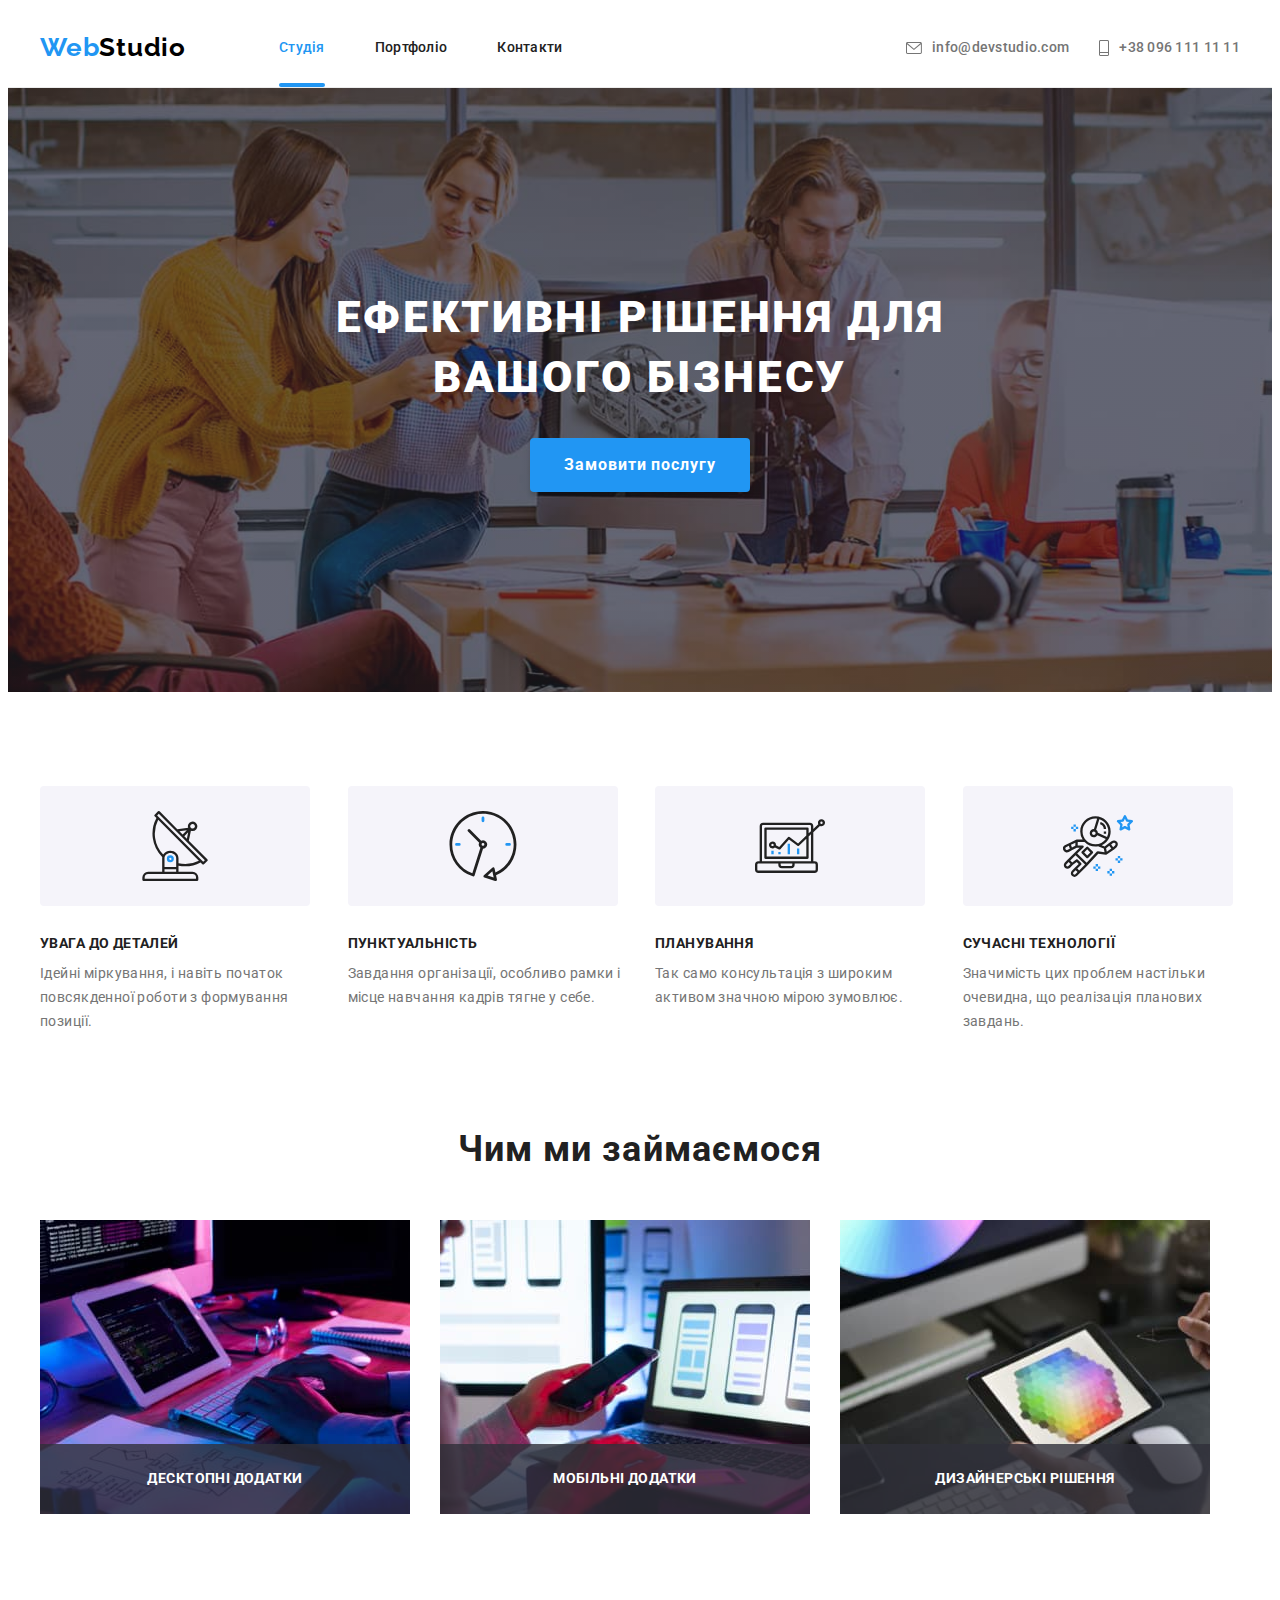
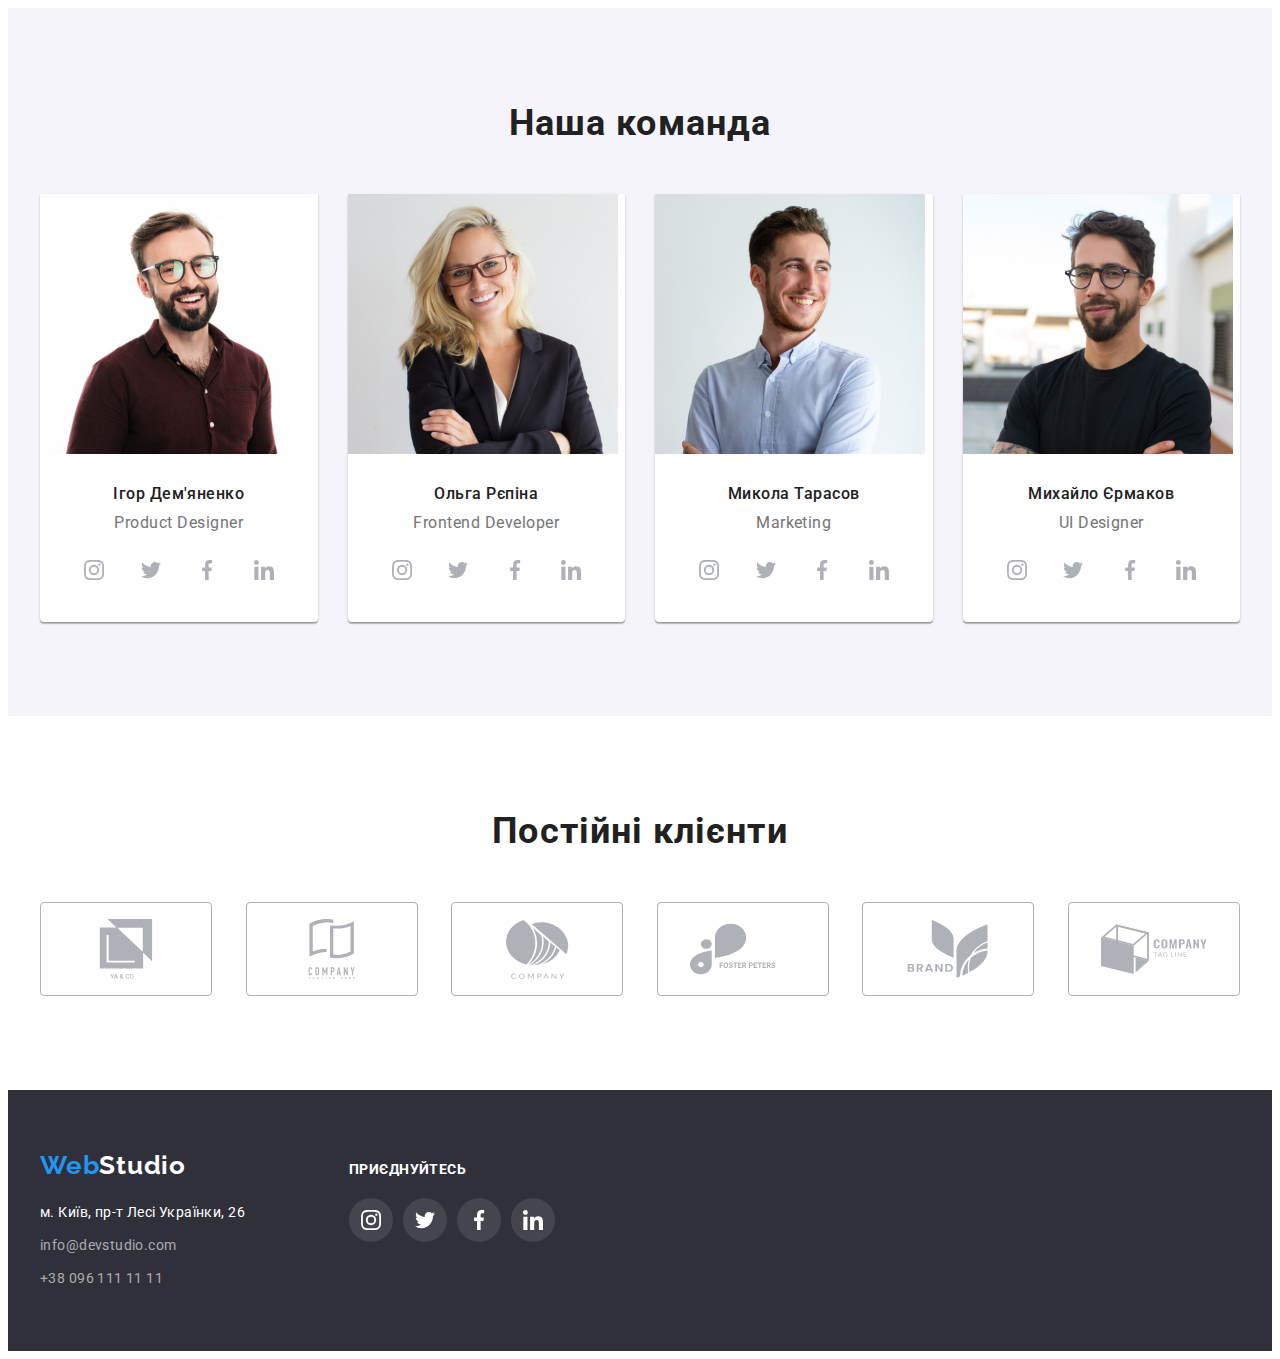
<file: index.html>
<!DOCTYPE html>
<html lang="uk">
<head>
    <meta charset="UTF-8">
    <meta http-equiv="X-UA-Compatible" content="IE=edge">
    <meta name="viewport" content="width=device-width, initial-scale=1.0">
    <title>WebStudio</title>
    <link rel="stylesheet" href="https://cdnjs.cloudflare.com/ajax/libs/modern-normalize/1.1.0/modern-normalize.min.css" integrity="sha512-wpPYUAdjBVSE4KJnH1VR1HeZfpl1ub8YT/NKx4PuQ5NmX2tKuGu6U/JRp5y+Y8XG2tV+wKQpNHVUX03MfMFn9Q==" crossorigin="anonymous" referrerpolicy="no-referrer">
    <link rel="preconnect" href="https://fonts.googleapis.com">
    <link rel="preconnect" href="https://fonts.gstatic.com" crossorigin>
    <link href="https://fonts.googleapis.com/css2?family=Raleway:wght@700&family=Roboto:wght@400;500;700;900&display=swap" rel="stylesheet">
    <link rel="stylesheet" href="./css/styles.css">
</head>

<body>
    <header>
        <div class="container header-flex">
            <nav class="header-nav">
                <a class="link logo-link" href="./index.html">
                    Web<span class="logo-decor-header">Studio</span>
                </a>
                <ul class="list menu-list">
                    <li class="menu-item"><a class="link menu-item-link current" href="./index.html">Студія</a></li>
                    <li class="menu-item"><a class="link menu-item-link" href="./portfolio.html">Портфоліо</a></li>
                    <li class="menu-item"><a class="link menu-item-link" href="">Контакти</a></li>
                </ul>
            </nav>
            <ul class="list contacts-list">
                <li><a class="link contacts-link" href="mailto:info@devstudio.com">
                    <svg class="icon-email" width="16" height="12">
                        <use href="./images/icons/sprite.svg#icon-email"></use>
                    </svg>
                    info@devstudio.com</a></li>
                <li><a class="link contacts-link" href="tel:+380961111111">
                    <svg class="icon-phone" width="10" height="16">
                        <use href="./images/icons/sprite.svg#icon-phone"></use>
                    </svg>
                    +38 096 111 11 11</a></li>
            </ul>
        </div>
    </header>

    <main>
        <section class="section section-hero">
            <div class="container">
                <h1 class="hero-title">Ефективні рішення для вашого бізнесу</h1>
                <button class="hero-btn" type="button" data-modal-open>Замовити послугу</button>
            </div>
        </section>

        <section class="section section-special">
            <div class="container">
                <h2 class="visually-hidden">Особливості</h2>
                <ul class="list special-list">
                    <li class="special-item">
                        <div class="special-icon-container">
                            <svg class="special-icon" width="70" height="70">
                                <use href="./images/icons/sprite.svg#icon-antenna"></use>
                            </svg>
                        </div>
                        <h3 class="special-title">УВАГА ДО ДЕТАЛЕЙ</h3>
                        <p class="special-desc">Ідейні міркування, і навіть початок повсякденної роботи з формування позиції.</p>
                    </li>
                    <li class="special-item">
                        <div class="special-icon-container">
                            <svg class="special-icon" width="70" height="70">
                                <use href="./images/icons/sprite.svg#icon-clock"></use>
                            </svg>
                        </div>
                        <h3 class="special-title">ПУНКТУАЛЬНІСТЬ</h3>
                        <p class="special-desc" >Завдання організації, особливо рамки і місце навчання кадрів тягне у себе.</p>
                    </li>
                    <li class="special-item">
                        <div class="special-icon-container">
                            <svg class="special-icon" width="70" height="70">
                                <use href="./images/icons/sprite.svg#icon-diagram"></use>
                            </svg>
                        </div>
                        <h3 class="special-title">ПЛАНУВАННЯ</h3>
                        <p class="special-desc">Так само консультація з широким активом значною мірою зумовлює.</p>
                    </li>
                    <li class="special-item">
                        <div class="special-icon-container">
                            <svg class="special-icon" width="70" height="70">
                                <use href="./images/icons/sprite.svg#icon-astronaut"></use>
                            </svg>
                        </div>
                        <h3 class="special-title">СУЧАСНІ ТЕХНОЛОГІЇ</h3>
                        <p class="special-desc">Значимість цих проблем настільки очевидна, що реалізація планових завдань.</p>
                    </li>
                </ul>
            </div>
        </section>

        <section class="section section-feature">
            <div class="container">
                <h2 class="section-title">Чим ми займаємося</h2>
                <ul class="list feature-list">
                    <li class="feature-item">
                        <a class="link feature-link" href="/">
                            <img class="feature-img" src="./images/box-1.jpg" alt="Coding with a PC and a tablet" width="370" height="294">
                            <p class="feature-desc">Десктопні додатки</p>
                        </a>
                    </li>
                    <li class="feature-item">
                        <a class="link feature-link" href="/">
                            <img class="feature-img" src="./images/box-2.jpg" alt="Designing project for mobile phone" width="370" height="294">
                            <p class="feature-desc">Мобільні додатки</p>
                        </a>
                    </li>
                    <li class="feature-item">
                        <a class="link feature-link" href="/">
                            <img class="feature-img" src="./images/box-3.jpg" alt="Hexagonal color palette on a tablet" width="370" height="294">
                            <p class="feature-desc">Дизайнерські рішення</p>
                        </a>
                    </li>
                </ul>
            </div>
            
        </section>

        <section class="section section-team">
            <div class="container">
                <h2 class="section-title section-team-title">Наша команда</h2>
                <ul class="list team-list">
                    <li class="team-card">
                        <img class="team-img" src="./images/img-team-1.jpg" alt="Ігор Дем'яненко" width="270" height="260">
                        <div class="team-card-text">
                            <h3 class="team-title">Ігор Дем'яненко</h3>
                            <p class="team-desc">Product Designer</p>
                            <ul class="list team-social-list">
                                <li class="team-social-item">
                                    <a class="link social-link" href="">
                                        <svg class="social-icon" width="20" height="20">
                                            <use href="./images/icons/sprite.svg#icon-instagram"></use>
                                        </svg>
                                    </a>
                                </li>
                                <li class="team-social-item">
                                    <a class="link social-link" href="">
                                        <svg class="social-icon" width="20" height="20">
                                            <use href="./images/icons/sprite.svg#icon-twitter"></use>
                                        </svg>
                                    </a>
                                </li>
                                <li class="team-social-item">
                                    <a class="link social-link" href="">
                                        <svg class="social-icon" width="20" height="20">
                                            <use href="./images/icons/sprite.svg#icon-facebook"></use>
                                        </svg>
                                    </a>
                                </li>
                                <li class="team-social-item">
                                    <a class="link social-link" href="">
                                        <svg class="social-icon" width="20" height="20">
                                            <use href="./images/icons/sprite.svg#icon-linkedin"></use>
                                        </svg>
                                    </a>
                                </li>
                            </ul>
                        </div>
                    </li>
                    <li class="team-card">
                        <img class="team-img" src="./images/img-team-2.jpg" alt="Ольга Рєпіна" width="270" height="260">
                        <div class="team-card-text">
                            <h3 class="team-title">Ольга Рєпіна</h3>
                            <p class="team-desc">Frontend Developer</p>
                            <ul class="list team-social-list">
                                <li class="team-social-item">
                                    <a class="link social-link" href="">
                                        <svg class="social-icon" width="20" height="20">
                                            <use href="./images/icons/sprite.svg#icon-instagram"></use>
                                        </svg>
                                    </a>
                                </li>
                                <li class="team-social-item">
                                    <a class="link social-link" href="">
                                        <svg class="social-icon" width="20" height="20">
                                            <use href="./images/icons/sprite.svg#icon-twitter"></use>
                                        </svg>
                                    </a>
                                </li>
                                <li class="team-social-item">
                                    <a class="link social-link" href="">
                                        <svg class="social-icon" width="20" height="20">
                                            <use href="./images/icons/sprite.svg#icon-facebook"></use>
                                        </svg>
                                    </a>
                                </li>
                                <li class="team-social-item">
                                    <a class="link social-link" href="">
                                        <svg class="social-icon" width="20" height="20">
                                            <use href="./images/icons/sprite.svg#icon-linkedin"></use>
                                        </svg>
                                    </a>
                                </li>
                            </ul>
                        </div>
                    </li>
                    <li class="team-card">
                        <img class="team-img" src="./images/img-team-3.jpg" alt="Микола Тарасов" width="270" height="260">
                        <div class="team-card-text">
                            <h3 class="team-title">Микола Тарасов</h3>
                            <p class="team-desc">Marketing</p>
                            <ul class="list team-social-list">
                                <li class="team-social-item">
                                    <a class="link social-link" href="">
                                        <svg class="social-icon" width="20" height="20">
                                            <use href="./images/icons/sprite.svg#icon-instagram"></use>
                                        </svg>
                                    </a>
                                </li>
                                <li class="team-social-item">
                                    <a class="link social-link" href="">
                                        <svg class="social-icon" width="20" height="20">
                                            <use href="./images/icons/sprite.svg#icon-twitter"></use>
                                        </svg>
                                    </a>
                                </li>
                                <li class="team-social-item">
                                    <a class="link social-link" href="">
                                        <svg class="social-icon" width="20" height="20">
                                            <use href="./images/icons/sprite.svg#icon-facebook"></use>
                                        </svg>
                                    </a>
                                </li>
                                <li class="team-social-item">
                                    <a class="link social-link" href="">
                                        <svg class="social-icon" width="20" height="20">
                                            <use href="./images/icons/sprite.svg#icon-linkedin"></use>
                                        </svg>
                                    </a>
                                </li>
                            </ul>
                        </div>
                    </li>
                    <li class="team-card">
                        <img class="team-img" src="./images/img-team-4.jpg" alt="Михайло Єрмаков" width="270" height="260">
                        <div class="team-card-text">
                            <h3 class="team-title">Михайло Єрмаков</h3>
                            <p class="team-desc">UI Designer</p>
                            <ul class="list team-social-list">
                                <li class="team-social-item">
                                    <a class="link social-link" href="">
                                        <svg class="social-icon" width="20" height="20">
                                            <use href="./images/icons/sprite.svg#icon-instagram"></use>
                                        </svg>
                                    </a>
                                </li>
                                <li class="team-social-item">
                                    <a class="link social-link" href="">
                                        <svg class="social-icon" width="20" height="20">
                                            <use href="./images/icons/sprite.svg#icon-twitter"></use>
                                        </svg>
                                    </a>
                                </li>
                                <li class="team-social-item">
                                    <a class="link social-link" href="">
                                        <svg class="social-icon" width="20" height="20">
                                            <use href="./images/icons/sprite.svg#icon-facebook"></use>
                                        </svg>
                                    </a>
                                </li>
                                <li class="team-social-item">
                                    <a class="link social-link" href="">
                                        <svg class="social-icon" width="20" height="20">
                                            <use href="./images/icons/sprite.svg#icon-linkedin"></use>
                                        </svg>
                                    </a>
                                </li>
                            </ul>
                        </div>
                    </li>
                </ul>
            </div>
        </section>

        <section class="section section-clients">
            <div class="container">
                <h2 class="section-title">Постійні клієнти</h2>
                <ul class="list clients-list">
                    <li class="clients-item">
                        <a class="link clients-link" href="">
                            <svg class="clients-icon" width="106" height="60">
                                <use href="./images/icons/sprite.svg#icon-client_1"></use>
                            </svg>
                        </a>
                    </li>
                    <li class="clients-item">
                        <a class="link clients-link" href="">
                            <svg class="clients-icon" width="106" height="60">
                                <use href="./images/icons/sprite.svg#icon-client_2"></use>
                            </svg>
                        </a>
                    </li>
                    <li class="clients-item">
                        <a class="link clients-link" href="">
                            <svg class="clients-icon" width="106" height="60">
                                <use href="./images/icons/sprite.svg#icon-client_3"></use>
                            </svg>
                        </a>
                    </li>
                    <li class="clients-item">
                        <a class="link clients-link" href="">
                            <svg class="clients-icon" width="106" height="60">
                                <use href="./images/icons/sprite.svg#icon-client_4"></use>
                            </svg>
                        </a>
                    </li>
                    <li class="clients-item">
                        <a class="link clients-link" href="">
                            <svg class="clients-icon" width="106" height="60">
                                <use href="./images/icons/sprite.svg#icon-client_5"></use>
                            </svg>
                        </a>
                    </li>
                    <li class="clients-item">
                        <a class="link clients-link" href="">
                            <svg class="clients-icon" width="106" height="60">
                                <use href="./images/icons/sprite.svg#icon-client_6"></use>
                            </svg>
                        </a>
                    </li>
                </ul>
            </div>
        </section>

    </main>

    <footer>
        <div class="container">
            <div>
                <a class="link logo-link footer-logo" href="./index.html">
                    Web<span class="logo-decor-footer">Studio</span>
                </a>
                <address class="footer-list">
                    <ul class="list">
                        <li class="footer-list-item">
                            <a class="link footer-address" href="https://goo.gl/maps/kTnFqVp6dQfRhCdu8">м. Київ, пр-т Лесі Українки, 26</a>
                        </li>
                        <li class="footer-list-item">
                            <a class="link footer-contact" href="mailto:info@devstudio.com">info@devstudio.com</a>
                        </li>
                        <li class="footer-list-item">
                            <a class="link footer-contact" href="tel:+380961111111">+38 096 111 11 11</a>
                        </li>
                    </ul>
                </address>
            </div>
            <div>
                <p class="footer-social-title">приєднуйтесь</p>
                <ul class="list footer-social-list">
                    <li class="footer-social-item">
                        <a class="link social-link" href="">
                            <svg class="social-icon" width="20" height="20">
                                <use href="./images/icons/sprite.svg#icon-instagram"></use>
                            </svg>
                        </a>
                    </li>
                    <li class="footer-social-item">
                        <a class="link social-link" href="">
                            <svg class="social-icon" width="20" height="20">
                                <use href="./images/icons/sprite.svg#icon-twitter"></use>
                            </svg>
                        </a>
                    </li>
                    <li class="footer-social-item">
                        <a class="link social-link" href="">
                            <svg class="social-icon" width="20" height="20">
                                <use href="./images/icons/sprite.svg#icon-facebook"></use>
                            </svg>
                        </a>
                    </li>
                    <li class="footer-social-item">
                        <a class="link social-link" href="">
                            <svg class="social-icon" width="20" height="20">
                                <use href="./images/icons/sprite.svg#icon-linkedin"></use>
                            </svg>
                        </a>
                    </li>
                </ul>
            </div>
        </div>
    </footer>

    <div class="backdrop is-hidden" data-modal>
        <div class="modal">
            <button class="modal-close-btn" type="button" data-modal-close>
                <svg class="modal-close-icon" width="11" height="11">
                    <use href="./images/icons/sprite.svg#icon-close"></use>
                </svg>
            </button>
        </div>
    </div>

    <script src="./js/modal.js"></script>

</body>

</html>
</file>
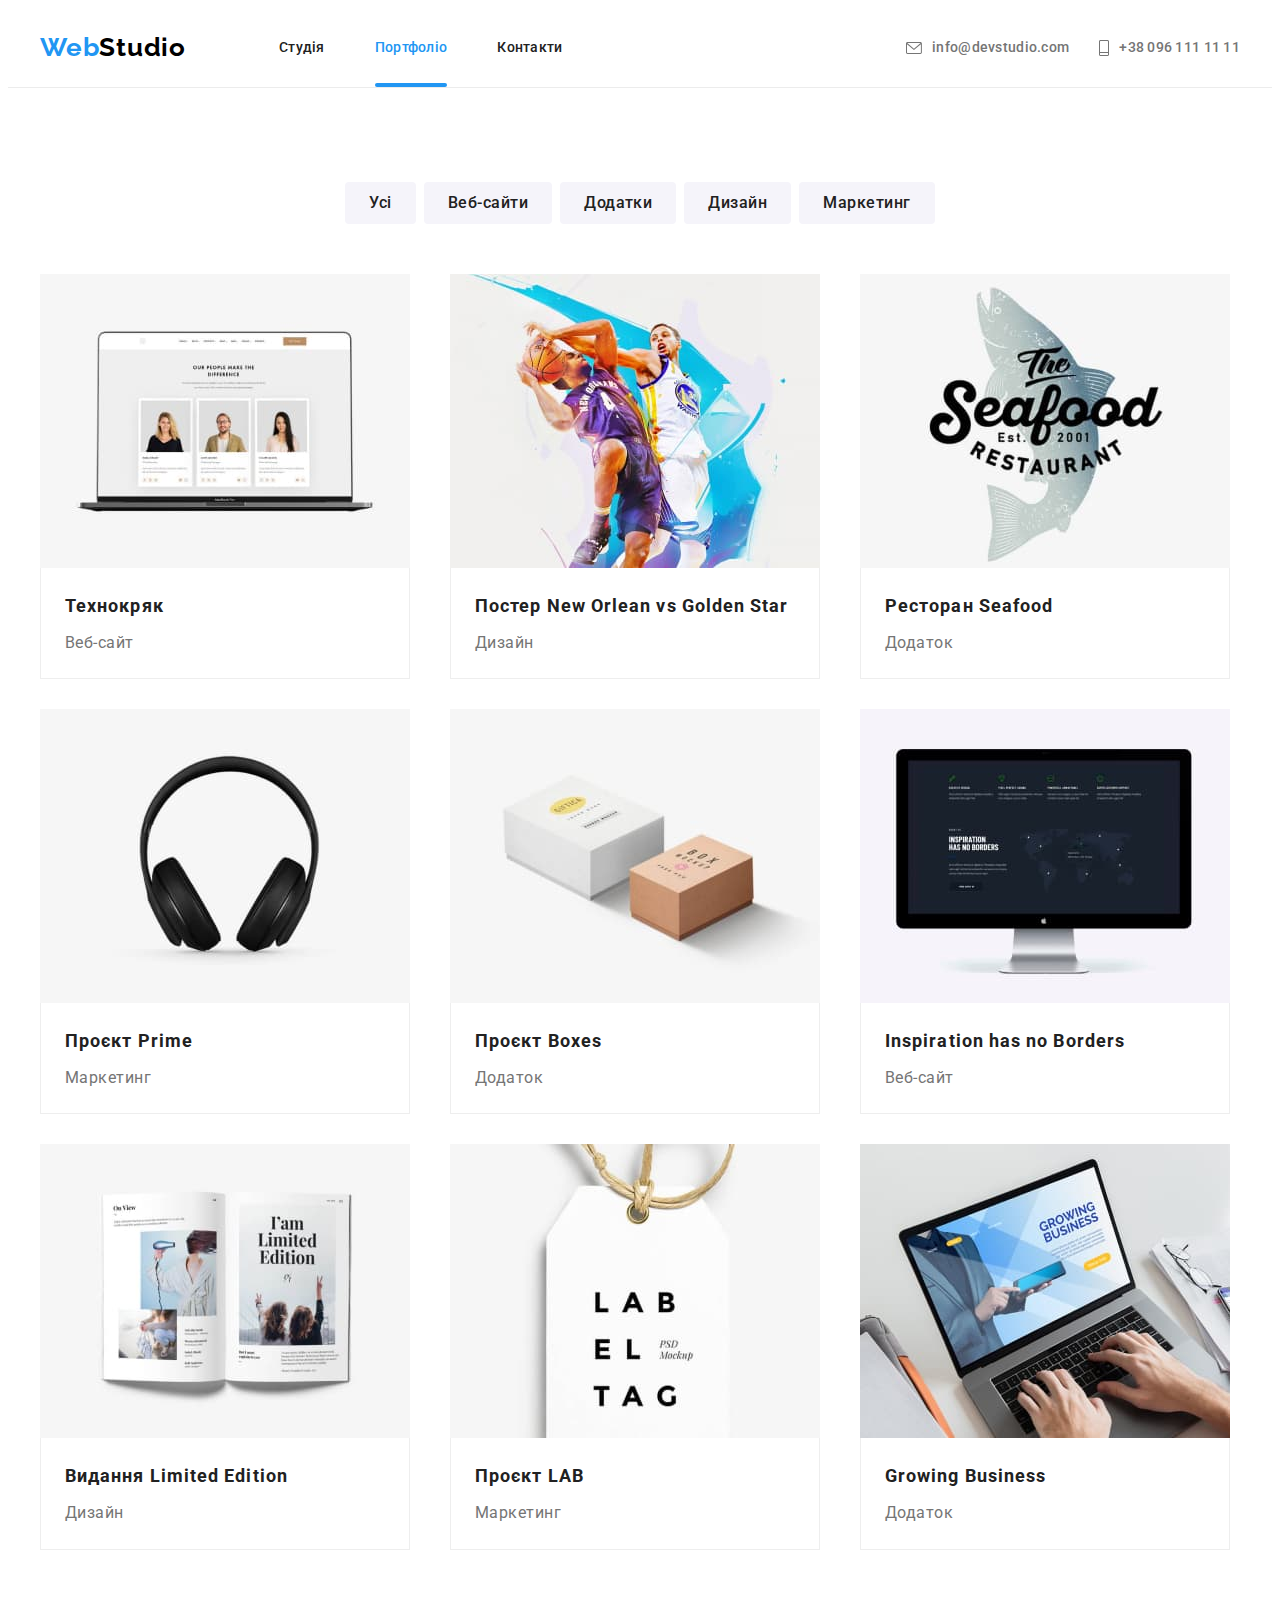
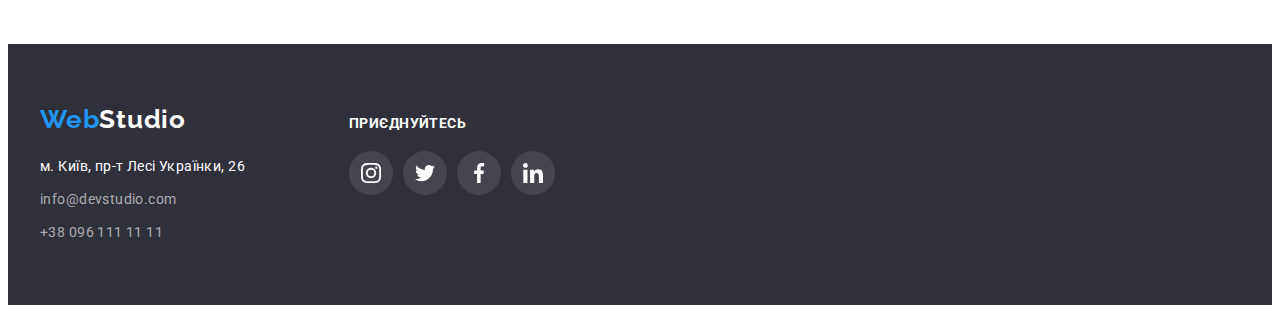
<file: portfolio.html>
<!DOCTYPE html>
<html lang="uk">
<head>
    <meta charset="UTF-8">
    <meta http-equiv="X-UA-Compatible" content="IE=edge">
    <meta name="viewport" content="width=device-width, initial-scale=1.0">
    <title>Portfolio</title>
    <link rel="stylesheet" href="https://cdnjs.cloudflare.com/ajax/libs/modern-normalize/1.1.0/modern-normalize.min.css" integrity="sha512-wpPYUAdjBVSE4KJnH1VR1HeZfpl1ub8YT/NKx4PuQ5NmX2tKuGu6U/JRp5y+Y8XG2tV+wKQpNHVUX03MfMFn9Q==" crossorigin="anonymous" referrerpolicy="no-referrer">
    <link rel="preconnect" href="https://fonts.googleapis.com">
    <link rel="preconnect" href="https://fonts.gstatic.com" crossorigin>
    <link href="https://fonts.googleapis.com/css2?family=Raleway:wght@700&family=Roboto:wght@400;500;700;900&display=swap" rel="stylesheet">
    <link rel="stylesheet" href="./css/styles.css">
</head>

<body>
    <header>
        <div class="container header-flex">
            <nav class="header-nav">
                <a class="link logo-link" href="./index.html">
                    Web<span class="logo-decor-header">Studio</span>
                </a>
                <ul class="list menu-list">
                    <li class="menu-item"><a class="link menu-item-link" href="./index.html">Студія</a></li>
                    <li class="menu-item"><a class="link menu-item-link current" href="./portfolio.html">Портфоліо</a></li>
                    <li class="menu-item"><a class="link menu-item-link" href="">Контакти</a></li>
                </ul>
            </nav>
            <ul class="list contacts-list">
                <li><a class="link contacts-link" href="mailto:info@devstudio.com">
                        <svg class="icon-email" width="16" height="12">
                            <use href="./images/icons/sprite.svg#icon-email"></use>
                        </svg>
                        info@devstudio.com</a></li>
                <li><a class="link contacts-link" href="tel:+380961111111">
                        <svg class="icon-phone" width="10" height="16">
                            <use href="./images/icons/sprite.svg#icon-phone"></use>
                        </svg>
                        +38 096 111 11 11</a></li>
            </ul>
        </div>
    </header>

    <main>
        <section class="section">
            <div class="container">
                <h1 class="visually-hidden">Портфоліо</h1>
                <ul class="list filter-list">
                    <li class="filter-list-item"><button class="filter-btn" type="button">Усі</button></li>
                    <li class="filter-list-item"><button class="filter-btn" type="button">Веб-сайти</button></li>
                    <li class="filter-list-item"><button class="filter-btn" type="button">Додатки</button></li>
                    <li class="filter-list-item"><button class="filter-btn" type="button">Дизайн</button></li>
                    <li class="filter-list-item"><button class="filter-btn" type="button">Маркетинг</button></li>
                </ul>
                
                <ul class="list portfolio-list">
                    <li class="portfolio-card">
                        <a class="link portfolio-link" href="/">
                            <div class="portfolio-card-img">
                                <img class="portfolio-img" src="./images/portfolio-img-01.jpg" alt="portfolio-img-01" width="370" height="294">
                                <p class="portfolio-overlay">Ресурс пропонує комплексні пропозиції з різним рівнем функціоналу та сервісів. Все це дозволить відвідувачу отримати вичерпні відомості про компанію чи приватну особу.</p>
                            </div>
                            <div class="portfolio-card-text">
                                <h2 class="portfolio-title">Технокряк</h2>
                                <p class="portfolio-desc">Веб-сайт</p>
                            </div>
                        </a>
                    </li>
                    <li class="portfolio-card">
                        <a class="link portfolio-link" href="/">
                            <div class="portfolio-card-img">
                                <img class="portfolio-img" src="./images/portfolio-img-02.jpg" alt="portfolio-img-02" width="370" height="294">
                                <p class="portfolio-overlay">Ресурс пропонує комплексні пропозиції з різним рівнем функціоналу та сервісів. Все це дозволить відвідувачу отримати вичерпні відомості про компанію чи приватну особу.</p>
                            </div>
                            <div class="portfolio-card-text">
                                <h2 class="portfolio-title">Постер New Orlean vs Golden Star</h2>
                                <p class="portfolio-desc">Дизайн</p>
                            </div>                            
                        </a>
                    </li>
                    <li class="portfolio-card">
                        <a class="link portfolio-link" href="/">
                            <div class="portfolio-card-img">
                                <img class="portfolio-img" src="./images/portfolio-img-03.jpg" alt="portfolio-img-03" width="370" height="294">
                                <p class="portfolio-overlay">Ресурс пропонує комплексні пропозиції з різним рівнем функціоналу та сервісів. Все це дозволить відвідувачу отримати вичерпні відомості про компанію чи приватну особу.</p>
                            </div>
                            <div class="portfolio-card-text">
                                <h2 class="portfolio-title">Ресторан Seafood</h2>
                                <p class="portfolio-desc">Додаток</p>
                            </div>                            
                        </a>
                    </li>
                    <li class="portfolio-card">
                        <a class="link portfolio-link" href="/">
                            <div class="portfolio-card-img">
                                <img class="portfolio-img" src="./images/portfolio-img-04.jpg" alt="portfolio-img-04" width="370" height="294">
                                <p class="portfolio-overlay">Ресурс пропонує комплексні пропозиції з різним рівнем функціоналу та сервісів. Все це дозволить відвідувачу отримати вичерпні відомості про компанію чи приватну особу.</p>
                            </div>
                            <div class="portfolio-card-text">
                                <h2 class="portfolio-title">Проєкт Prime</h2>
                                <p class="portfolio-desc">Маркетинг</p>
                            </div>                            
                        </a>
                    </li>
                    <li class="portfolio-card">
                        <a class="link portfolio-link" href="/">
                            <div class="portfolio-card-img">
                                <img class="portfolio-img" src="./images/portfolio-img-05.jpg" alt="portfolio-img-05" width="370" height="294">
                                <p class="portfolio-overlay">Ресурс пропонує комплексні пропозиції з різним рівнем функціоналу та сервісів. Все це дозволить відвідувачу отримати вичерпні відомості про компанію чи приватну особу.</p>
                            </div>
                            <div class="portfolio-card-text">
                                <h2 class="portfolio-title">Проєкт Boxes</h2>
                                <p class="portfolio-desc">Додаток</p>
                            </div>                            
                        </a>
                    </li>
                    <li class="portfolio-card">
                        <a class="link portfolio-link" href="/">
                            <div class="portfolio-card-img">
                                <img class="portfolio-img" src="./images/portfolio-img-06.jpg" alt="portfolio-img-06" width="370" height="294">
                                <p class="portfolio-overlay">Ресурс пропонує комплексні пропозиції з різним рівнем функціоналу та сервісів. Все це дозволить відвідувачу отримати вичерпні відомості про компанію чи приватну особу.</p>
                            </div>
                            <div class="portfolio-card-text">
                                <h2 class="portfolio-title">Inspiration has no Borders</h2>
                                <p class="portfolio-desc">Веб-сайт</p>
                            </div>                            
                        </a>
                    </li>
                    <li class="portfolio-card">
                        <a class="link portfolio-link" href="/">
                            <div class="portfolio-card-img">
                                <img class="portfolio-img" src="./images/portfolio-img-07.jpg" alt="portfolio-img-07" width="370" height="294">
                                <p class="portfolio-overlay">Ресурс пропонує комплексні пропозиції з різним рівнем функціоналу та сервісів. Все це дозволить відвідувачу отримати вичерпні відомості про компанію чи приватну особу.</p>
                            </div>
                            <div class="portfolio-card-text">
                                <h2 class="portfolio-title">Видання Limited Edition</h2>
                                <p class="portfolio-desc">Дизайн</p>
                            </div>                            
                        </a>
                    </li>
                    <li class="portfolio-card">
                        <a class="link portfolio-link" href="/">
                            <div class="portfolio-card-img">
                                <img class="portfolio-img" src="./images/portfolio-img-08.jpg" alt="portfolio-img-08" width="370" height="294">
                                <p class="portfolio-overlay">Ресурс пропонує комплексні пропозиції з різним рівнем функціоналу та сервісів. Все це дозволить відвідувачу отримати вичерпні відомості про компанію чи приватну особу.</p>
                            </div>
                            <div class="portfolio-card-text">
                                <h2 class="portfolio-title">Проєкт LAB</h2>
                                <p class="portfolio-desc">Маркетинг</p>
                            </div>                            
                        </a>
                    </li>
                    <li class="portfolio-card">
                        <a class="link portfolio-link" href="/">
                            <div class="portfolio-card-img">
                                <img class="portfolio-img" src="./images/portfolio-img-09.jpg" alt="portfolio-img-09" width="370" height="294">
                                <p class="portfolio-overlay">Ресурс пропонує комплексні пропозиції з різним рівнем функціоналу та сервісів. Все це дозволить відвідувачу отримати вичерпні відомості про компанію чи приватну особу.</p>
                            </div>
                            <div class="portfolio-card-text">
                                <h2 class="portfolio-title">Growing Business</h2>
                                <p class="portfolio-desc">Додаток</p>
                            </div>                            
                        </a>
                    </li>
                </ul>
            </div>
        </section>
    </main>

    <footer>
        <div class="container">
            <div>
                <a class="link logo-link footer-logo" href="./index.html">
                    Web<span class="logo-decor-footer">Studio</span>
                </a>
                <address class="footer-list">
                    <ul class="list">
                        <li class="footer-list-item">
                            <a class="link footer-address" href="https://goo.gl/maps/kTnFqVp6dQfRhCdu8">м. Київ, пр-т Лесі
                                Українки, 26</a>
                        </li>
                        <li class="footer-list-item">
                            <a class="link footer-contact" href="mailto:info@devstudio.com">info@devstudio.com</a>
                        </li>
                        <li class="footer-list-item">
                            <a class="link footer-contact" href="tel:+380961111111">+38 096 111 11 11</a>
                        </li>
                    </ul>
                </address>
            </div>
            <div>
                <p class="footer-social-title">приєднуйтесь</p>
                <ul class="list footer-social-list">
                    <li class="footer-social-item">
                        <a class="link social-link" href="">
                            <svg class="social-icon" width="20" height="20">
                                <use href="./images/icons/sprite.svg#icon-instagram"></use>
                            </svg>
                        </a>
                    </li>
                    <li class="footer-social-item">
                        <a class="link social-link" href="">
                            <svg class="social-icon" width="20" height="20">
                                <use href="./images/icons/sprite.svg#icon-twitter"></use>
                            </svg>
                        </a>
                    </li>
                    <li class="footer-social-item">
                        <a class="link social-link" href="">
                            <svg class="social-icon" width="20" height="20">
                                <use href="./images/icons/sprite.svg#icon-facebook"></use>
                            </svg>
                        </a>
                    </li>
                    <li class="footer-social-item">
                        <a class="link social-link" href="">
                            <svg class="social-icon" width="20" height="20">
                                <use href="./images/icons/sprite.svg#icon-linkedin"></use>
                            </svg>
                        </a>
                    </li>
                </ul>
            </div>
        </div>
    </footer>
    
</body>

</html>
</file>
<file: css/styles.css>
/* ===general=== */

:root {
    --white-color: #FFFFFF;
    --accent-color: #2196F3;
    /* (gray for btn and section)  */
    --gray-bgcolor: #F5F4FA;
    --dark-bgcolor: #2F303A;
    --gray-text-color: #757575;
    --dark-text-color: #212121;
    --black-text-color: #000000;
    --accent-hero-btn-color: #188CE8;
    --white-border: #EEEEEE;
    --border-bottom-line: #ECECEC;
    --overlay-color: #2f303a66;
    --icon-gray-color: #AFB1B8;
    --icon-dark-gray-color: #ffffff1a;
    --feature-bgcolor: #2f303acc;
    --portfolio-overlay-color: #2196f3e6;
    --timing-cubic: cubic-bezier(0.4, 0, 0.2, 1);
    --backdrop-color: #00000033;
}

body {
    font-family: 'Roboto', sans-serif;
    font-style: normal;
    font-size: 14px;
    line-height: 1.71;
    color: var(--dark-text-color);
    background-color: var(--white-color);  
}

h1, h2, h3, h4, p {
    margin-top: 0;
    margin-bottom: 0;
}

.link {
    text-decoration: none;
}

.link:visited {
    text-decoration: none;
}

.list {
    list-style: none;
    padding: 0;
    margin: 0;
}

.visually-hidden {
    position: absolute;
    width: 1px;
    height: 1px;
    margin: -1px;
    padding: 0;
    overflow: hidden;
    border: 0;
    clip: rect(0 0 0 0);
}

.section-title {
    font-weight: 700;
    font-size: 36px;
    line-height: 1.17;
    text-align: center;
    letter-spacing: 0.03em;
    color: var(--dark-text-color);
    margin-bottom: 50px;
}

img {
    display: block;
}

.container {
    width: 1200px;
    margin: 0 auto;
    padding: 0 15px;
}

.section {
    padding: 94px 0;
}

.social-link {
    width: 44px;
    height: 44px;
    border-radius: 50%;
    display: flex;
    justify-content: center;
    align-items: center;
    fill: var(--icon-gray-color);
    transition: background-color 250ms var(--timing-cubic);
}

.social-link:hover,
.social-link:focus {
    background-color: var(--accent-color);
    fill: var(--white-color);
}

/* ===header=== */

header {
    border-bottom: 1px solid var(--border-bottom-line);
    padding-top: 24px;
    padding-bottom: 24px;
}

.header-flex, .header-nav, .menu-list, .contacts-list, .contacts-link {
    display: flex;
    align-items: center;
}

.header-flex {
    justify-content: space-between;
}

.logo-link {
    font-family: 'Raleway', sans-serif;
    font-style: normal;
    font-weight: 700;
    font-size: 26px;
    line-height: 1.2;
    letter-spacing: 0.03em; 
    color: var(--accent-color);
    margin-right: 93px;
}

.logo-decor-header {
    color: var(--black-text-color);
}

.menu-item-link {
    font-weight: 500;
    font-size: 14px;
    line-height: 1.14;
    letter-spacing: 0.02em;
    color: var(--dark-text-color);
    transition: color 250ms var(--timing-cubic);
}

.menu-item:not(:last-child) {
    margin-right: 50px;
}

.current {
    color: var(--accent-color);
    position: relative;
}

.current::after {
    content: "";
    position: absolute;
    display: block;
    bottom: -32px;
    width: 100%;
    height: 4px;
    border-radius: 2px;
    background-color: var(--accent-color);
}

.contacts-list {
    margin-left: auto;
    gap: 30px;
}

.contacts-link {
    font-weight: 500;
    font-size: 14px;
    line-height: 1.14;
    letter-spacing: 0.02em;
    color: var(--gray-text-color);
    transition: color 250ms var(--timing-cubic);
}

.icon-email, .icon-phone {
    display: inline-block;
    margin-right: 10px;
    fill: var(--gray-text-color);
}

.menu-item-link:hover,
.menu-item-link:focus,
.contacts-link:hover,
.contacts-link:focus {
    color: var(--accent-color);
}

.contacts-link:hover svg,
.contacts-link:focus svg {
    fill: var(--accent-color);
}

/* ===main=== */

/* ===hero=== */

.section-hero {
    text-align: center;
    background-color: var(--dark-bgcolor);
    max-width: 1600px;
    padding: 200px 0;
    margin-left: auto;
    margin-right: auto;
    background-image: linear-gradient(var(--overlay-color), var(--overlay-color)), url(../images/hero.jpg);
    background-size: cover;
    background-position: center;
    background-repeat: no-repeat;
}

.hero-title {
    font-weight: 900;
    font-size: 44px;
    line-height: 1.36;
    letter-spacing: 0.06em;
    text-transform: uppercase;
    color: var(--white-color);
    margin: 0 auto 30px;
    max-width: 696px;
}

.hero-btn {
    font-family: inherit;
    font-weight: 700;
    font-size: 16px;
    line-height: 1.88;
    letter-spacing: 0.06em;
    color: var(--white-color);
    background-color: var(--accent-color);
    padding: 10px 32px;
    border-color: transparent;
    border-radius: 4px;
    box-shadow: 0px 4px 4px rgba(0, 0, 0, 0.15);
    transition: background-color 250ms var(--timing-cubic);
}

.hero-btn:hover, .hero-btn:focus {
    background-color: var(--accent-hero-btn-color);
    cursor: pointer;
}

/* ===special=== */

.special-list {
    display: flex;
}

.special-item {
    flex-basis: calc((100% - 3*30px)/4);
}

.special-item:not(:last-child) {
    margin-right: 30px;
}

.special-icon-container {
    width: 270px;
    height: 120px;
    border-radius: 4px;
    background-color: var(--gray-bgcolor);
    display: flex;
    justify-content: center;
    align-items: center;
    margin-bottom: 30px;
}

.special-title {
    font-weight: 700;
    font-size: 14px;
    line-height: 1.14;
    letter-spacing: 0.03em;
    text-transform: uppercase;
    color: var(--dark-text-color);
    margin-bottom: 10px;
}

.special-desc {
    letter-spacing: 0.03em;
    color: var(--gray-text-color);
}

/* ===feature=== */

.section-feature {
    padding-top: 0;
}

.feature-list {
    display: flex;
    flex-wrap: wrap;
}

.feature-item {
    display: block;
}

.feature-item:not(:last-child) {
    margin-right: 30px;
}

.feature-link {
    position: relative;
    width: 370px;
    height: 294px;
    overflow: hidden;
    display: block;
}

.feature-img {
    display: block;
    max-width: 100%;
    height: auto;
}

.feature-desc {
    position: absolute;
    bottom: 0;
    width: 100%;
    height: 70px;
    display: flex;
    justify-content: center;
    align-items: center;
    font-weight: 700;
    font-size: 14px;
    line-height: 1.14;
    text-align: center;
    letter-spacing: 0.03em;
    text-transform: uppercase;
    color: var(--white-color);
    margin: 0;
    background-color: var(--feature-bgcolor);
}

/* ===team=== */

.section-team {
    background-color: var(--gray-bgcolor);
    margin-bottom: 0;
    padding-bottom: 94px;
}

.team-list {
    display: flex;
    flex-wrap: wrap;
}

.team-card {
    flex-basis: calc((100% - 90px)/4);
    background-color: var(--white-color);
    box-shadow: 0px 1px 3px rgba(0, 0, 0, 0.12), 0px 1px 1px rgba(0, 0, 0, 0.14), 0px 2px 1px rgba(0, 0, 0, 0.2);
    border-radius: 0px 0px 4px 4px;
}

.team-card:not(:last-child) {
    margin-right: 30px;
}

.team-card-text {
    text-align: center;
    font-size: 16px;
    line-height: 1.19;
    letter-spacing: 0.03em;
    color: var(--dark-text-color);
    padding: 30px 32px;
}

.team-title {
    font-size: 16px;
    font-weight: 500;
    margin-bottom: 10px;
}

.team-desc {
    color: var(--gray-text-color);
    margin-bottom: 16px;
}

.team-social-list {
    display: flex;
    justify-content: space-between;
    align-items: center;
}

/* ===clients=== */

.clients-list {
    display: flex;
    flex-wrap: wrap;
    justify-content: space-between;
    align-items: center;
}

.clients-item:not(:last-child) {
    margin-right: 30px;
}

.clients-link {
    fill: var(--icon-gray-color);
    width: 170px;
    height: 92px;
    border: 1px solid var(--icon-gray-color);
    border-radius: 4px;
    display: flex;
    justify-content: center;
    align-items: center;
    transition: fill 250ms var(--timing-cubic), border-color 250ms var(--timing-cubic);
}

.clients-link:hover, .clients-link:focus {
    fill: var(--accent-color);
    border-color: var(--accent-color);
}

/* ===footer=== */

footer {
    background-color: var(--dark-bgcolor);
    padding: 60px 0;
}

footer .container {
    display: flex;
    align-items: baseline;
}

footer .container div:first-of-type {
    margin-right: 70px;
}

.footer-logo {
    display: inline-block;
    margin-bottom: 20px;
}

.logo-decor-footer {
    color: var(--white-color);
}

.footer-list-item:not(:last-child) {
    margin-bottom: 9px;
}

.footer-address, .footer-contact {
    font-style: normal;
    font-size: 14px;
    line-height: 1.71;
    letter-spacing: 0.03em;
    color: var(--white-color);    
}

.footer-contact {
    color: rgba(255, 255, 255, 0.6);
}

.footer-social-title {
    font-weight: 700;
    font-size: 14px;
    line-height: 1.14;
    letter-spacing: 0.03em;
    text-transform: uppercase;
    color: var(--white-color);
    margin-bottom: 20px;
}

.footer-social-list {
    display: flex;
    justify-content: space-between;
    align-items: center;
    min-width: 206px;
}

.footer-social-item .social-link {
    fill: var(--white-color);
    background-color: var(--icon-dark-gray-color);
    transition: background-color 250ms var(--timing-cubic);
}

.footer-social-item .social-link:hover,
.footer-social-item .social-link:focus {
    background-color: var(--accent-color);
}

/* ===modal window=== */

.backdrop {
    position: fixed;
    top: 0%;
    left: 0%;
    width: 100vw;
    height: 100vh;
    background-color: var(--backdrop-color);
    transition: opacity 250ms var(--timing-cubic), visibility 250ms var(--timing-cubic);
}

.backdrop.is-hidden {
    opacity: 0;
    visibility: hidden;
    pointer-events: none;
}

.modal {
    position: absolute;
    top: 50%;
    left: 50%;
    transform: translate(-50%, -50%);
    width: 528px;
    height: 580px;
    background-color: var(--white-color);
    box-shadow: 0px 1px 3px rgba(0, 0, 0, 0.12), 0px 1px 1px rgba(0, 0, 0, 0.14), 0px 2px 1px rgba(0, 0, 0, 0.2);
    border-radius: 4px;
}

.modal-close-btn {
    position: absolute;
    top: 8px;
    right: 8px;
    display: flex;
    justify-content: center;
    align-items: center;
    width: 30px;
    height: 30px;
    border-radius: 50%;
    border: 1px solid #0000001a;
    background-color: transparent;
    padding: 0;
    cursor: pointer;
}

/* ===portfolio=== */

.filter-list {
    display: flex;
    justify-content: center;
    margin-bottom: 50px;
}

.filter-list-item:not(:last-child) {
    margin-right: 8px;
}

.filter-btn {
    font-family: inherit;
    font-weight: 500;
    font-size: 16px;
    line-height: 1.63;
    text-align: center;
    letter-spacing: 0.03em;
    color: var(--dark-text-color);
    background-color: var(--gray-bgcolor);
    border-radius: 4px;
    border-color: transparent;
    padding: 6px 22px;
    transition: color 250ms var(--timing-cubic),
    background-color 250ms var(--timing-cubic),
    box-shadow 250ms var(--timing-cubic);
}

.filter-btn:hover, .filter-btn:focus {
    color: var(--white-color);
    background-color: var(--accent-color);
    cursor: pointer;
    box-shadow: 0px 3px 1px rgba(0, 0, 0, 0.1), 0px 1px 2px rgba(0, 0, 0, 0.08), 0px 2px 2px rgba(0, 0, 0, 0.12);
}

.portfolio-list {
    display: flex;
    flex-wrap: wrap;
}

.portfolio-card {
    display: inline-block;
    background-color: var(--white-color);
    flex-basis: calc((100% - 60px)/3);
}

.portfolio-card:not(:nth-child(3n)) {
    margin-right: 30px;
}

.portfolio-card:not(:nth-last-child(-n+3)) {
    margin-bottom: 30px;
}

.portfolio-link {
    display: inline-block;
    transition: box-shadow 250ms var(--timing-cubic);
}

.portfolio-link:hover,
.portfolio-link:focus {
    box-shadow: 0px 1px 1px rgba(0, 0, 0, 0.12), 0px 4px 4px rgba(0, 0, 0, 0.06), 1px 4px 6px rgba(0, 0, 0, 0.16);
}

.portfolio-card-img {
    position: relative;
    overflow: hidden;
}

.portfolio-overlay {
    position: absolute;
    top: 0;
    left: 0;
    width: 100%;
    height: 100%;
    background-color: var(--portfolio-overlay-color);
    font-size: 18px;
    line-height: 1.56;
    letter-spacing: 0.03em;
    color: var(--white-color);
    margin: 0;
    padding: 63px 24px;
    transform: translateY(100%);
    transition: transform 250ms var(--timing-cubic);
}

.portfolio-card:hover .portfolio-overlay {
    transform: translateY(0);
}

.portfolio-card-text {
    padding: 20px 24px;
    border-right: 1px solid var(--white-border);
    border-left: 1px solid var(--white-border);
    border-bottom: 1px solid var(--white-border);
}

.portfolio-title {
    font-weight: 700;
    font-size: 18px;
    line-height: 2;
    letter-spacing: 0.06em;
    color: var(--dark-text-color);
    margin-bottom: 4px;
}

.portfolio-desc {
    font-size: 16px;
    line-height: 1.88;
    letter-spacing: 0.03em;
    color: var(--gray-text-color);
}
</file>
